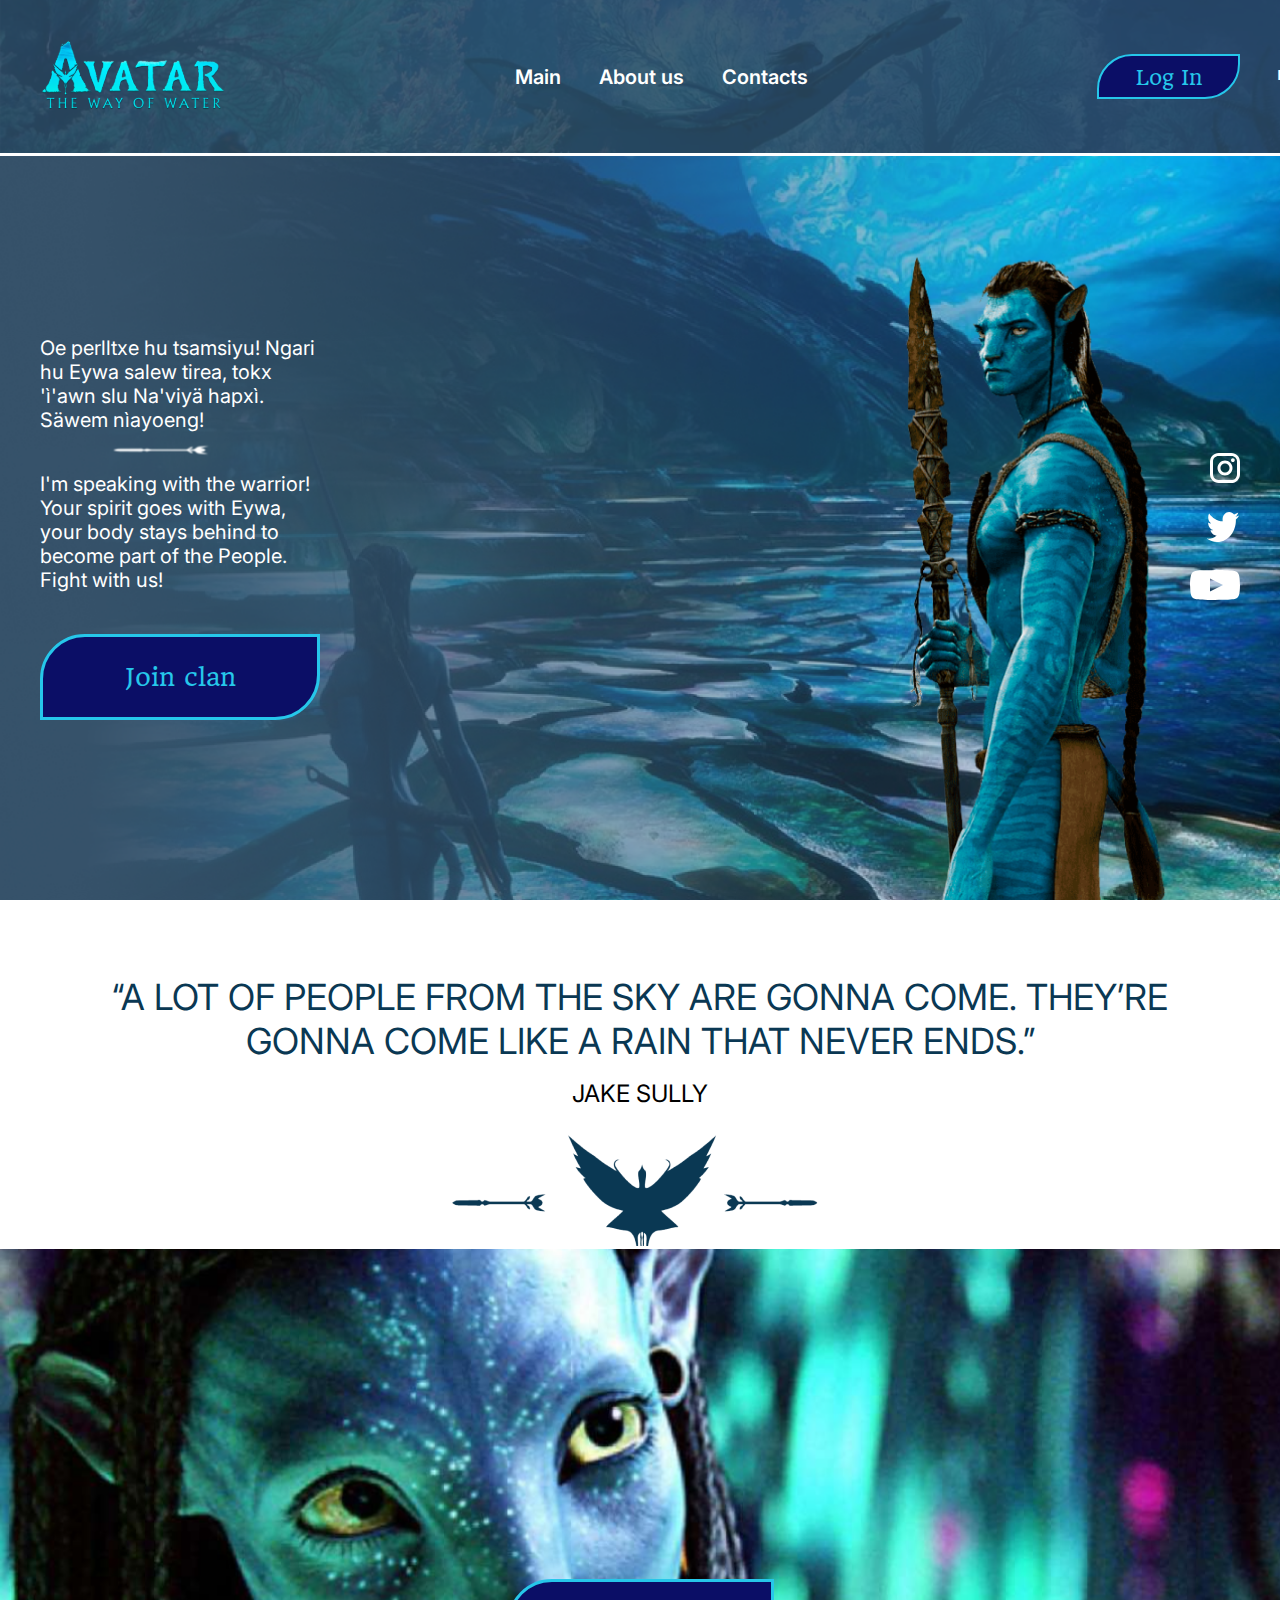
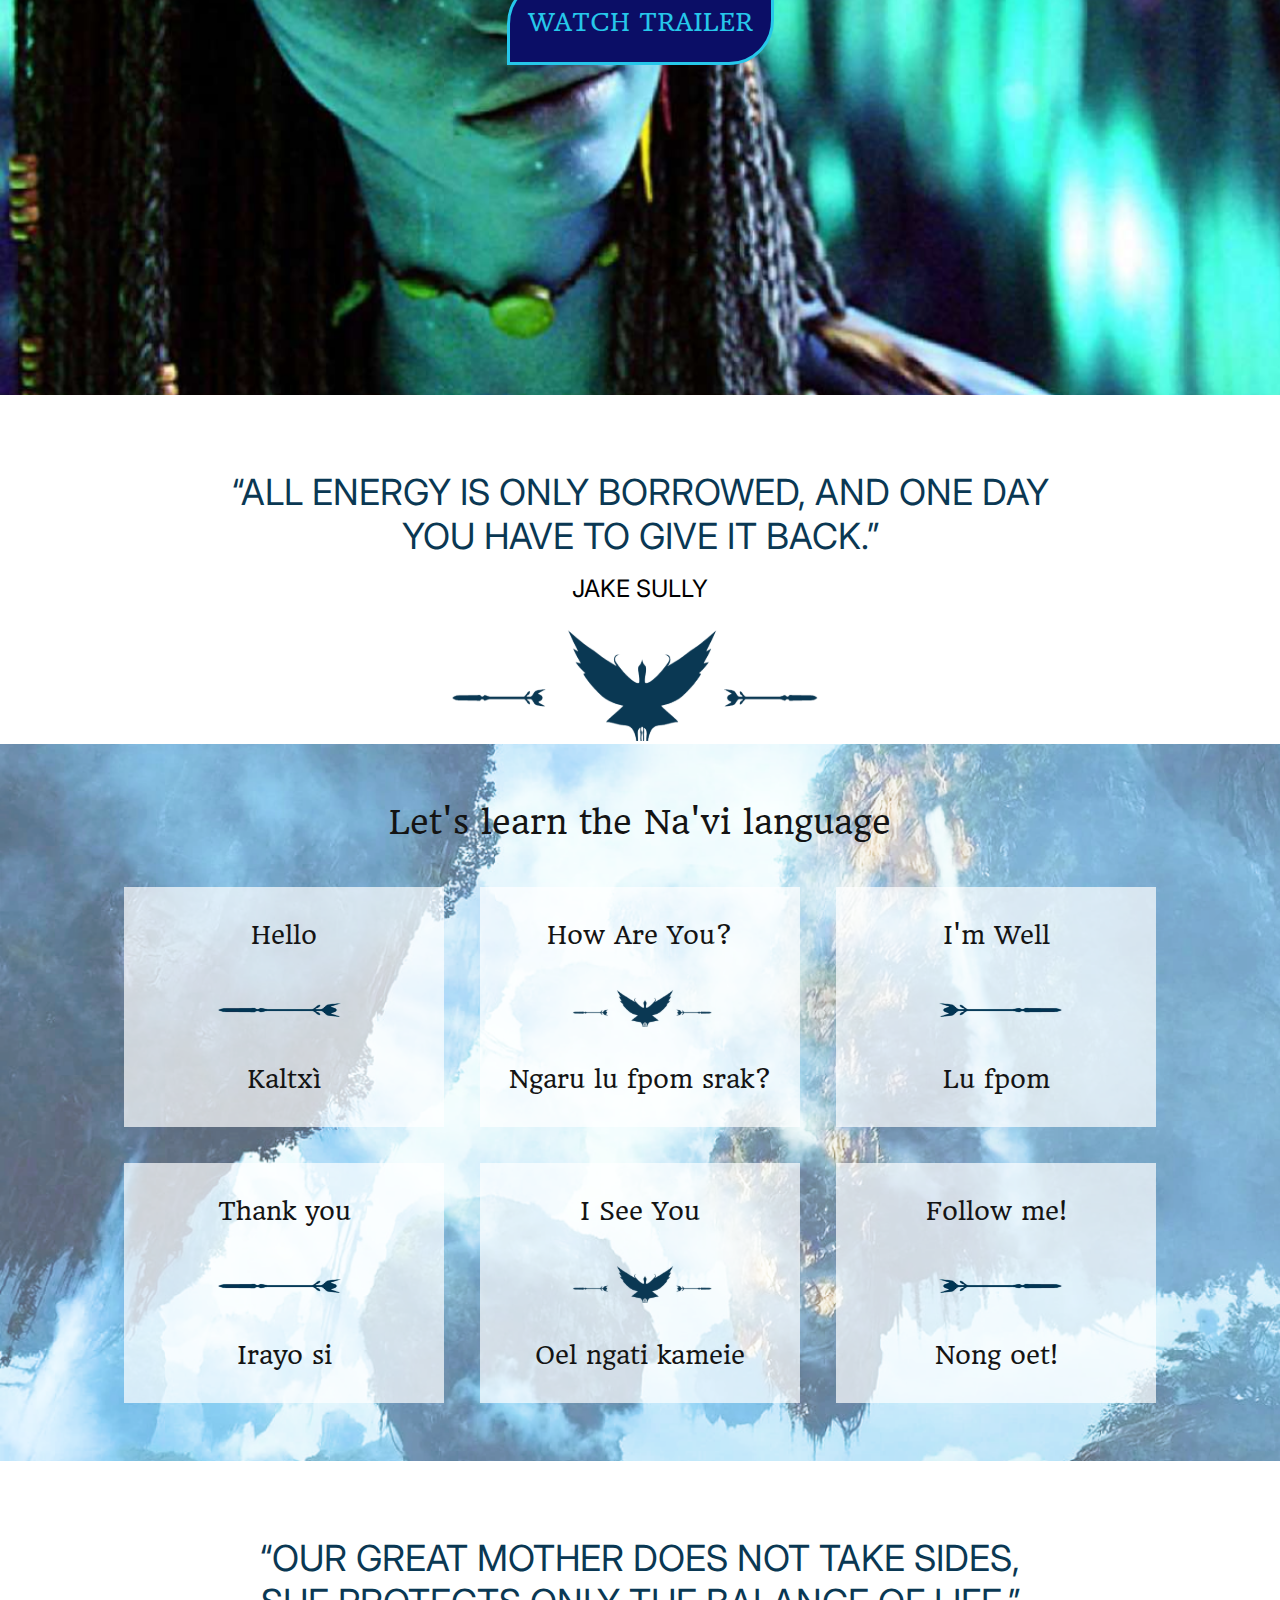
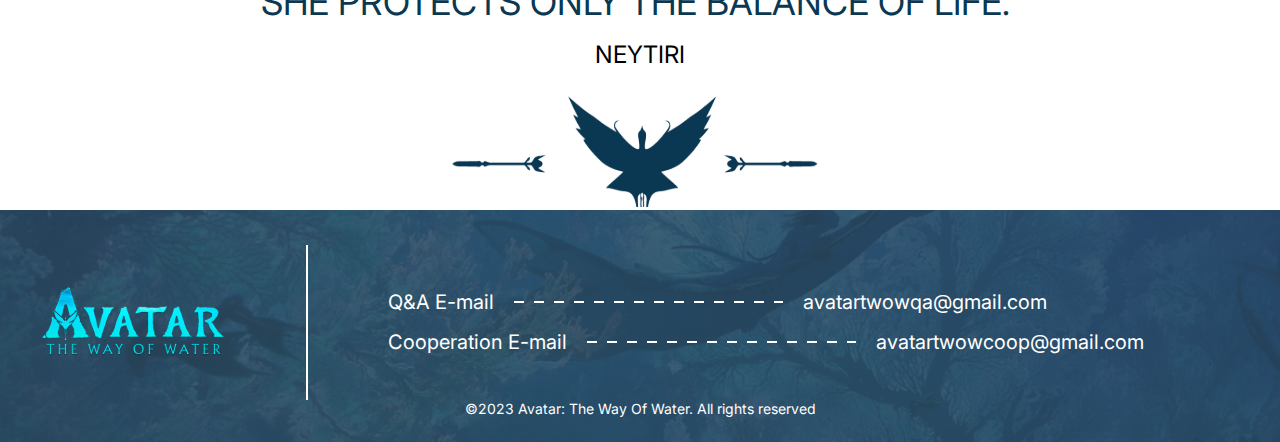
<file: index.html>
<!DOCTYPE html>
<html lang="en">
  <head>
    <meta charset="UTF-8" />
    <meta name="viewport" content="width=device-width, initial-scale=1.0" />

    <link rel="preconnect" href="https://fonts.googleapis.com" />
    <link rel="preconnect" href="https://fonts.gstatic.com" crossorigin />
    <link
      href="https://fonts.googleapis.com/css2?family=Hammersmith+One&family=Headland+One&family=Inter:wght@100..900&display=swap"
      rel="stylesheet"
    />

    <link rel="icon" href="/images/favicon.ico">
    <link rel="stylesheet" href="./reset.css" />
    <link rel="stylesheet" href="./avatar.css" />

    <title>Avatar</title>
  </head>
  <body>
    <header>
      <div class="nav-bg">
        <div class="nav-bg__bg"></div>
        <div class="container nav__content">
          <div class="logo">
            <a href="#">
              <img src="/images/logo.svg" alt="logo" />
            </a>
          </div>
          <nav class="nav">
            <ul class="navbar">
              <li>
                <a class="navbar__link navbar__link--active" href="#abc"
                  >Main</a
                >
              </li>
              <li>
                <a class="navbar__link" href="#">About us</a>
              </li>
              <li>
                <a class="navbar__link" href="#SDF">Contacts</a>
              </li>
            </ul>
          </nav>

          <div class="nav__wrapper">
            <a class="log-in-link" href="#">Log In</a>
            <!-- language-toggle -->
            <!-- <div class="language-toggle">
              <a class="language-toggle__link" href="/eng/index.html">ENG</a>
              <div class="switch__container_container">
              <div class="switch__container">
                <input id="switch-flat" class="switch switch--flat" type="checkbox">
                <label for="switch-flat"></label>
              </div>
            </div> -->
            <div class="ios-button-div">
              <p style="color: #fff">ENG</p>
              <input type="checkbox" hidden="hidden" id="username"  />
              <label class="switch" for="username"></label>
              <p style="color: #fff">UA</p>
            </div>
            <!-- <a class="language-toggle__link" href="/uk-language/uk.html"
                >UA</a
              > -->
          </div>
          <!-- language-toggle -->
        </div>
      </div>
      <section class="header--bg">
        <div class="container header__content">
          <div class="header__descr">
            <h3 class="header__titles">
              Oe perlltxe hu tsamsiyu! Ngari hu Eywa salew tirea, tokx 'ì'awn
              slu Na'viyä hapxì. Säwem nìayoeng!
            </h3>
            <img src="/images/arrow.svg" alt="arrow" class="img-header" />
            <h3 class="header__titles">
              I'm speaking with the warrior! Your spirit goes with Eywa, your
              body stays behind to become part of the People. Fight with us!
            </h3>
            <button class="btn header__btn">
              <span class="btn__txt"> Join clan </span>
            </button>
          </div>
          <div class="soc-media">
            <a class="soc-media__link" href="#">
              <img src="/images/instagram.svg" alt="instagram" />
            </a>
            <a class="soc-media__link" href="#">
              <img src="/images/twitter.svg" alt="twitter" />
            </a>
            <a class="soc-media__link" href="#">
              <img src="/images/youtube.svg" alt="youtube" />
            </a>
          </div>
        </div>
      </section>
    </header>
    <main>
      <section class="quote-section">
        <div class="container quote-section__content">
          <h2 class="quote-section__title quote-section__first-title">
            “A LOT OF PEOPLE FROM THE SKY ARE GONNA COME. THEY’RE GONNA COME
            LIKE A RAIN THAT NEVER ENDS.”
          </h2>
          <h5 class="quote-section__autor">JAKE SULLY</h5>
        </div>
        <div class="container quote-section__img">
          <img
            src="/images/Rectangle8.png"
            alt="logo"
            class="img-quote-div quote-section-img-quote-div"
          />
        </div>
      </section>
      <section class="trailer-section" id="abc">
        <h2 class="visually-hidden">sektion 323</h2>
        <div class="container">
          <div class="trailer-section__content">
            <button class="btn trailer-section__btn">
              <span class="btn__txt">WATCH TRAILER</span>
            </button>
          </div>
        </div>
      </section>
      <section class="quote-section">
        <div class="container">
          <div class="quote-section__content">
            <h2 class="quote-section__title quote-section__second-title">
              “ALL ENERGY IS ONLY BORROWED, AND ONE DAY YOU HAVE TO GIVE IT
              BACK.”
            </h2>
            <h5 class="quote-section__autor">JAKE SULLY</h5>
          </div>
          <div class="quote-section__img">
            <img src="/images/logo-2.svg" alt="logo" class="img-quote-div" />
          </div>
        </div>
      </section>
      <section class="language-section">
        <div class="container">
          <div class="language-section__content">
            <h2 class="language-section__title">
              Let's learn the Na'vi language
            </h2>
            <div class="language-section__cards">
              <div class="language-section__card">
                <h3 class="language-section__phrase">Hello</h3>
                <img src="/images/arrow-left.svg" alt="arrow" />
                <h3 class="language-section__phrase">Kaltxì</h3>
              </div>
              <div class="language-section__card">
                <h3 class="language-section__phrase">How Are You?</h3>
                <img src="/images/animal.svg" alt="mountain banshee" />
                <h3 class="language-section__phrase">Ngaru lu fpom srak?</h3>
              </div>
              <div class="language-section__card">
                <h3 class="language-section__phrase">I'm Well</h3>
                <img src="/images/arrow-right.svg" alt="arrow" />
                <h3 class="language-section__phrase">Lu fpom</h3>
              </div>
              <div class="language-section__card">
                <h3 class="language-section__phrase">Thank you</h3>
                <img src="/images/arrow-left.svg" alt="arrow" />
                <h3 class="language-section__phrase">Irayo si</h3>
              </div>
              <div class="language-section__card">
                <h3 class="language-section__phrase">I See You</h3>
                <img src="/images/animal.svg" alt="mountain banshee" />
                <h3 class="language-section__phrase">Oel ngati kameie</h3>
              </div>
              <div class="language-section__card">
                <h3 class="language-section__phrase">Follow me!</h3>
                <img src="/images/arrow-right.svg" alt="arrow" />
                <h3 class="language-section__phrase">Nong oet!</h3>
              </div>
            </div>
          </div>
        </div>
      </section>
      <section class="quote-section">
        <div class="container">
          <div class="quote-section__content">
            <h2 class="quote-section__title quote-section__third-title">
              “OUR GREAT MOTHER DOES NOT TAKE SIDES, SHE PROTECTS ONLY THE
              BALANCE OF LIFE.”
            </h2>
            <h5 class="quote-section__autor">NEYTIRI</h5>
          </div>
          <div class="quote-section__img">
            <img src="/images/logo-2.svg" alt="logo" class="img-quote-div" />
          </div>
        </div>
      </section>
    </main>
    <footer class="footer" id="SDF">
      <div class="footer-bg"></div>
      <div class="container">
        <div class="footer__content">
          <div class="logo footer__logo">
            <a href="#">
              <img src="/images/logo.svg" alt="logo" />
            </a>
          </div>
          <div class="address">
            <div class="address__content">
              <h4 class="address__txt">Q&A E-mail</h4>
              <svg
                xmlns="http://www.w3.org/2000/svg"
                width="269"
                height="2"
                viewBox="0 0 269 2"
                fill="none"
              >
                <path
                  d="M0 1L269 0.999976"
                  stroke="white"
                  stroke-width="2"
                  stroke-dasharray="10 10"
                />
              </svg>
              <a class="address__link" href="avatartwowqa@gmail.com"
                >avatartwowqa@gmail.com</a
              >
            </div>
            <div class="address__content">
              <h4 class="address__txt">Cooperation E-mail</h4>
              <svg
                xmlns="http://www.w3.org/2000/svg"
                width="269"
                height="2"
                viewBox="0 0 269 2"
                fill="none"
              >
                <path
                  d="M0 1L269 0.999976"
                  stroke="white"
                  stroke-width="2"
                  stroke-dasharray="10 10"
                />
              </svg>
              <a class="address__link" href="avatartwowcoop@gmail.com"
                >avatartwowcoop@gmail.com</a
              >
            </div>
          </div>
        </div>
        <h4 class="footer__authors-rights">
          ©2023 Avatar: The Way Of Water. All rights reserved
        </h4>
      </div>
    </footer>
    <script src="../js/touk.js"></script>
  </body>
</html>
</file>
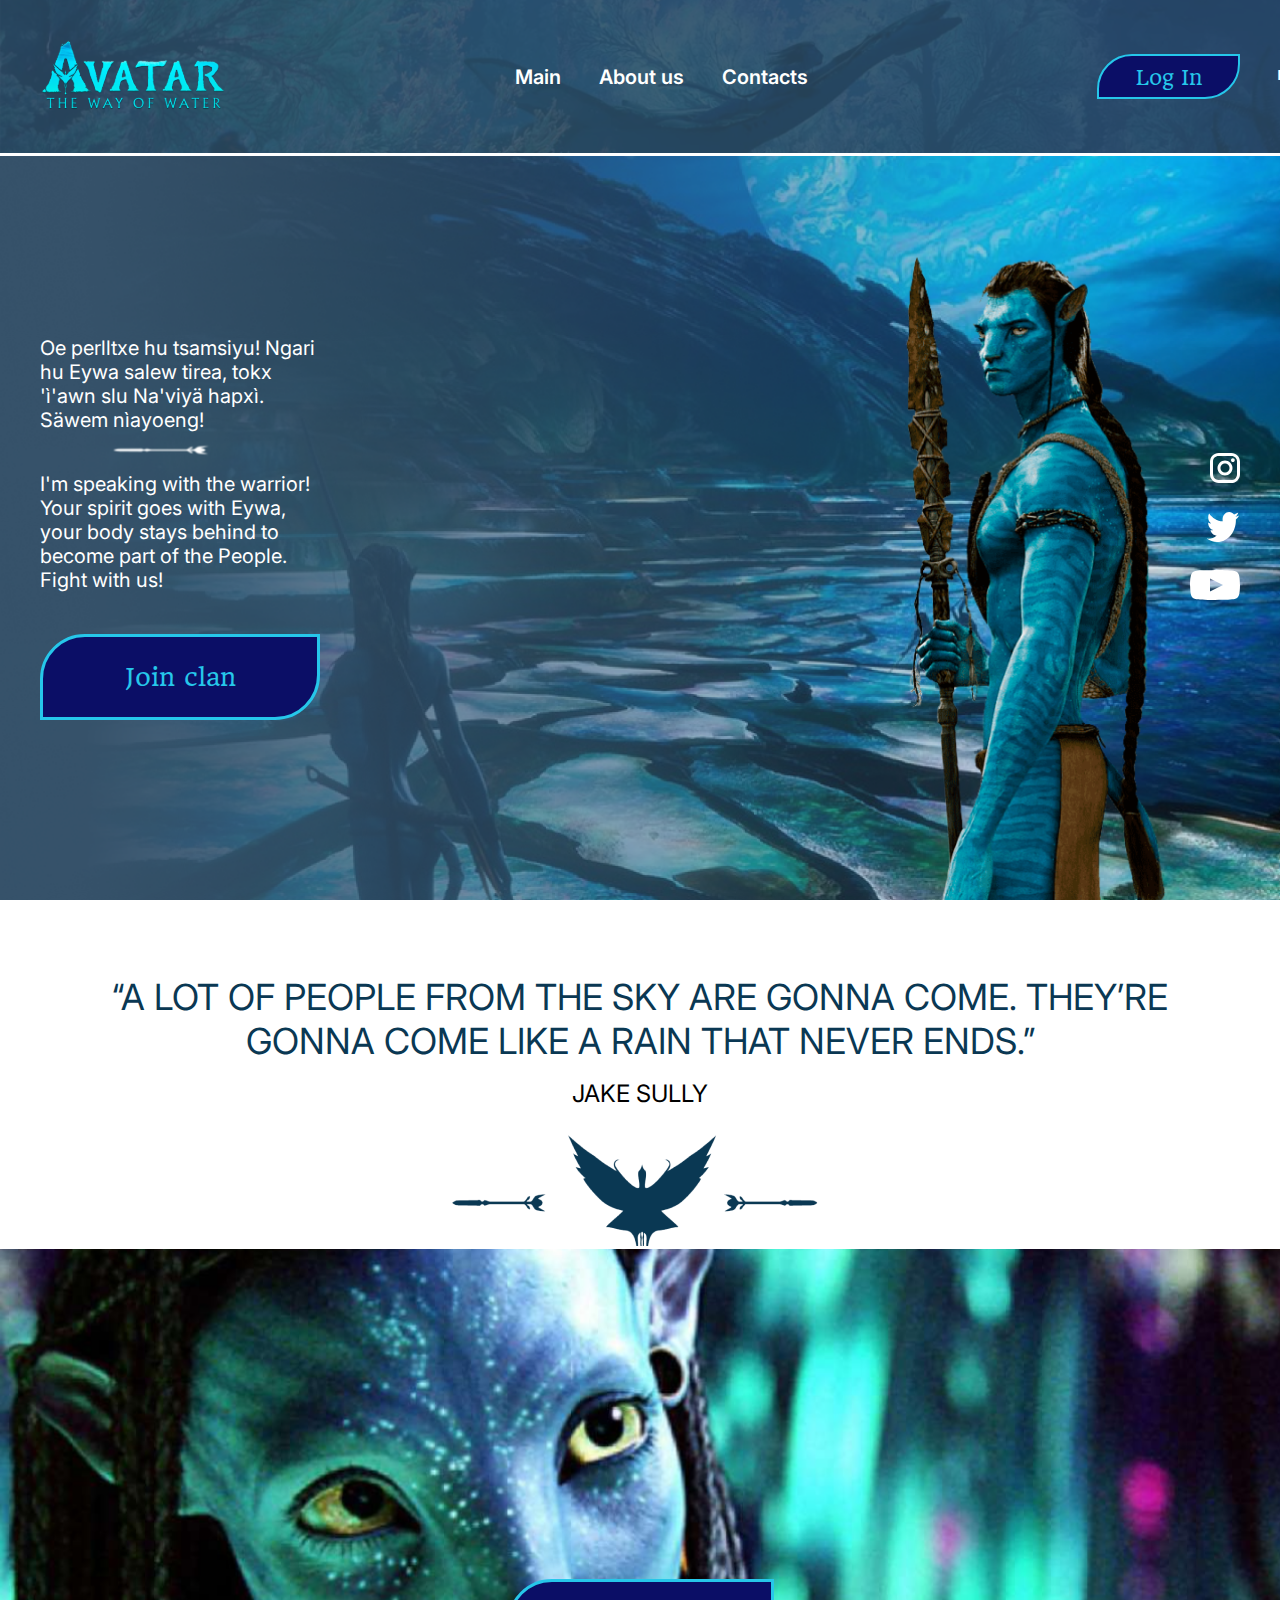
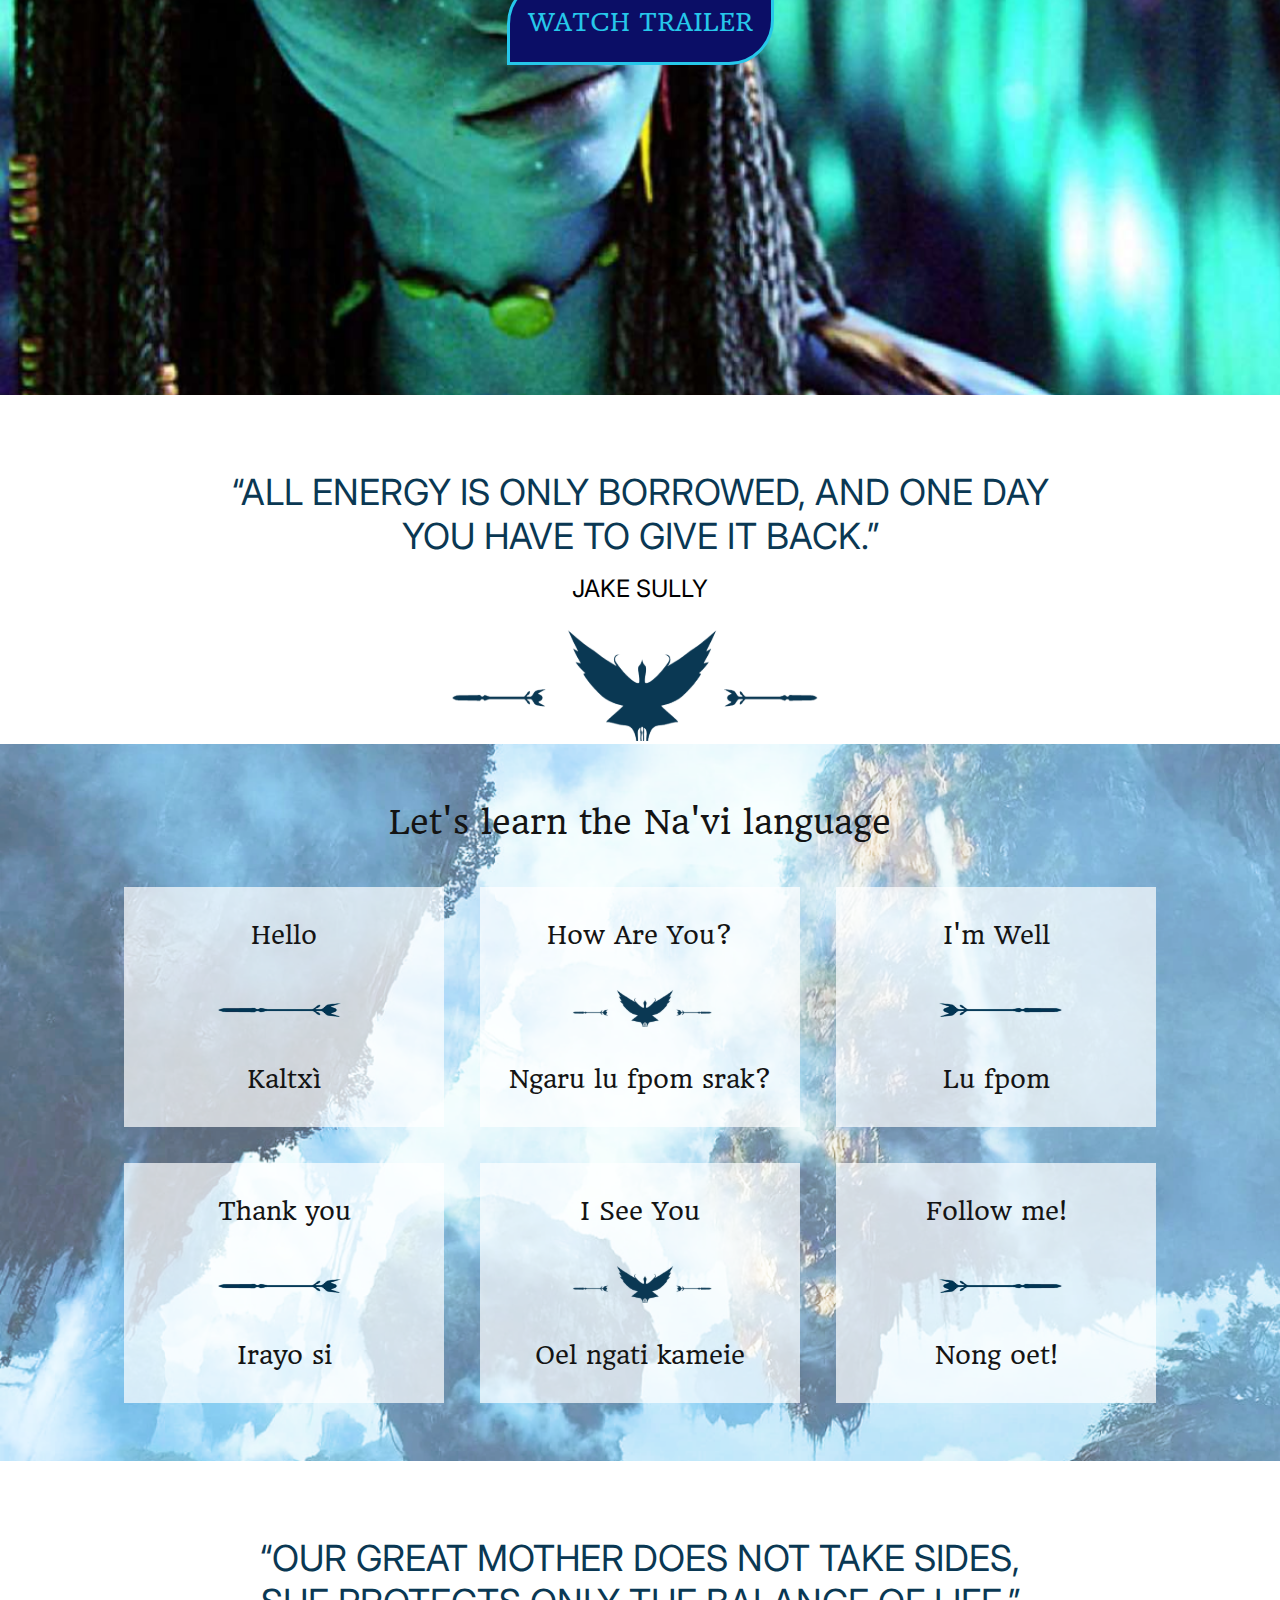
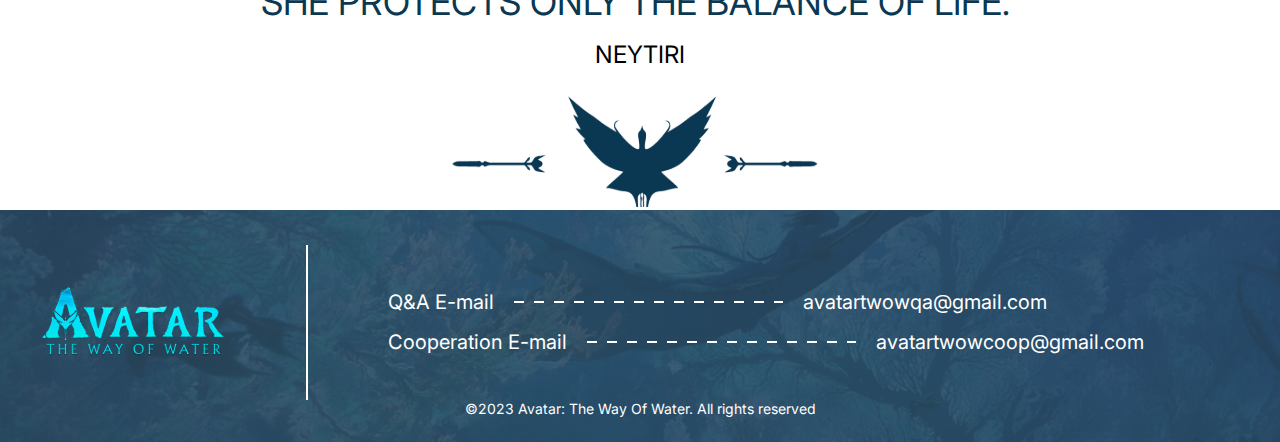
<file: eng/index.html>
<!DOCTYPE html>
<html lang="en">
  <head>
    <meta charset="UTF-8" />
    <meta name="viewport" content="width=device-width, initial-scale=1.0" />

    <link rel="preconnect" href="https://fonts.googleapis.com" />
    <link rel="preconnect" href="https://fonts.gstatic.com" crossorigin />
    <link
      href="https://fonts.googleapis.com/css2?family=Hammersmith+One&family=Headland+One&family=Inter:wght@100..900&display=swap"
      rel="stylesheet"
    />

    <!-- <link rel="icon" href=""> -->
    <link rel="stylesheet" href="./reset.css" />
    <link rel="stylesheet" href="./avatar.css" />

    <title>Avatar</title>
  </head>
  <body>
    <header>
      <div class="nav-bg">
        <div class="nav-bg__bg"></div>
        <div class="container nav__content">
          <div class="logo">
            <a href="#">
              <img src="/images/logo.svg" alt="logo" />
            </a>
          </div>
          <nav class="nav">
            <ul class="navbar">
              <li>
                <a class="navbar__link navbar__link--active" href="#abc"
                  >Main</a
                >
              </li>
              <li>
                <a class="navbar__link" href="#">About us</a>
              </li>
              <li>
                <a class="navbar__link" href="#SDF">Contacts</a>
              </li>
            </ul>
          </nav>

          <div class="nav__wrapper">
            <a class="log-in-link" href="#">Log In</a>
            <!-- language-toggle -->
            <!-- <div class="language-toggle">
              <a class="language-toggle__link" href="/eng/index.html">ENG</a>
              <div class="switch__container_container">
              <div class="switch__container">
                <input id="switch-flat" class="switch switch--flat" type="checkbox">
                <label for="switch-flat"></label>
              </div>
            </div> -->
            <div class="ios-button-div">
              <p style="color: #fff">ENG</p>
              <input type="checkbox" hidden="hidden" id="username"  />
              <label class="switch" for="username"></label>
              <p style="color: #fff">UA</p>
            </div>
            <!-- <a class="language-toggle__link" href="/uk-language/uk.html"
                >UA</a
              > -->
          </div>
          <!-- language-toggle -->
        </div>
      </div>
      <section class="header--bg">
        <div class="container header__content">
          <div class="header__descr">
            <h3 class="header__titles">
              Oe perlltxe hu tsamsiyu! Ngari hu Eywa salew tirea, tokx 'ì'awn
              slu Na'viyä hapxì. Säwem nìayoeng!
            </h3>
            <img src="/images/arrow.svg" alt="arrow" class="img-header" />
            <h3 class="header__titles">
              I'm speaking with the warrior! Your spirit goes with Eywa, your
              body stays behind to become part of the People. Fight with us!
            </h3>
            <button class="btn header__btn">
              <span class="btn__txt"> Join clan </span>
            </button>
          </div>
          <div class="soc-media">
            <a class="soc-media__link" href="#">
              <img src="/images/instagram.svg" alt="instagram" />
            </a>
            <a class="soc-media__link" href="#">
              <img src="/images/twitter.svg" alt="twitter" />
            </a>
            <a class="soc-media__link" href="#">
              <img src="/images/youtube.svg" alt="youtube" />
            </a>
          </div>
        </div>
      </section>
    </header>
    <main>
      <section class="quote-section">
        <div class="container quote-section__content">
          <h2 class="quote-section__title quote-section__first-title">
            “A LOT OF PEOPLE FROM THE SKY ARE GONNA COME. THEY’RE GONNA COME
            LIKE A RAIN THAT NEVER ENDS.”
          </h2>
          <h5 class="quote-section__autor">JAKE SULLY</h5>
        </div>
        <div class="container quote-section__img">
          <img
            src="/images/Rectangle8.png"
            alt="logo"
            class="img-quote-div quote-section-img-quote-div"
          />
        </div>
      </section>
      <section class="trailer-section" id="abc">
        <h2 class="visually-hidden">sektion 323</h2>
        <div class="container">
          <div class="trailer-section__content">
            <button class="btn trailer-section__btn">
              <span class="btn__txt">WATCH TRAILER</span>
            </button>
          </div>
        </div>
      </section>
      <section class="quote-section">
        <div class="container">
          <div class="quote-section__content">
            <h2 class="quote-section__title quote-section__second-title">
              “ALL ENERGY IS ONLY BORROWED, AND ONE DAY YOU HAVE TO GIVE IT
              BACK.”
            </h2>
            <h5 class="quote-section__autor">JAKE SULLY</h5>
          </div>
          <div class="quote-section__img">
            <img src="/images/logo-2.svg" alt="logo" class="img-quote-div" />
          </div>
        </div>
      </section>
      <section class="language-section">
        <div class="container">
          <div class="language-section__content">
            <h2 class="language-section__title">
              Let's learn the Na'vi language
            </h2>
            <div class="language-section__cards">
              <div class="language-section__card">
                <h3 class="language-section__phrase">Hello</h3>
                <img src="/images/arrow-left.svg" alt="arrow" />
                <h3 class="language-section__phrase">Kaltxì</h3>
              </div>
              <div class="language-section__card">
                <h3 class="language-section__phrase">How Are You?</h3>
                <img src="/images/animal.svg" alt="mountain banshee" />
                <h3 class="language-section__phrase">Ngaru lu fpom srak?</h3>
              </div>
              <div class="language-section__card">
                <h3 class="language-section__phrase">I'm Well</h3>
                <img src="/images/arrow-right.svg" alt="arrow" />
                <h3 class="language-section__phrase">Lu fpom</h3>
              </div>
              <div class="language-section__card">
                <h3 class="language-section__phrase">Thank you</h3>
                <img src="/images/arrow-left.svg" alt="arrow" />
                <h3 class="language-section__phrase">Irayo si</h3>
              </div>
              <div class="language-section__card">
                <h3 class="language-section__phrase">I See You</h3>
                <img src="/images/animal.svg" alt="mountain banshee" />
                <h3 class="language-section__phrase">Oel ngati kameie</h3>
              </div>
              <div class="language-section__card">
                <h3 class="language-section__phrase">Follow me!</h3>
                <img src="/images/arrow-right.svg" alt="arrow" />
                <h3 class="language-section__phrase">Nong oet!</h3>
              </div>
            </div>
          </div>
        </div>
      </section>
      <section class="quote-section">
        <div class="container">
          <div class="quote-section__content">
            <h2 class="quote-section__title quote-section__third-title">
              “OUR GREAT MOTHER DOES NOT TAKE SIDES, SHE PROTECTS ONLY THE
              BALANCE OF LIFE.”
            </h2>
            <h5 class="quote-section__autor">NEYTIRI</h5>
          </div>
          <div class="quote-section__img">
            <img src="/images/logo-2.svg" alt="logo" class="img-quote-div" />
          </div>
        </div>
      </section>
    </main>
    <footer class="footer" id="SDF">
      <div class="footer-bg"></div>
      <div class="container">
        <div class="footer__content">
          <div class="logo footer__logo">
            <a href="#">
              <img src="/images/logo.svg" alt="logo" />
            </a>
          </div>
          <div class="address">
            <div class="address__content">
              <h4 class="address__txt">Q&A E-mail</h4>
              <svg
                xmlns="http://www.w3.org/2000/svg"
                width="269"
                height="2"
                viewBox="0 0 269 2"
                fill="none"
              >
                <path
                  d="M0 1L269 0.999976"
                  stroke="white"
                  stroke-width="2"
                  stroke-dasharray="10 10"
                />
              </svg>
              <a class="address__link" href="avatartwowqa@gmail.com"
                >avatartwowqa@gmail.com</a
              >
            </div>
            <div class="address__content">
              <h4 class="address__txt">Cooperation E-mail</h4>
              <svg
                xmlns="http://www.w3.org/2000/svg"
                width="269"
                height="2"
                viewBox="0 0 269 2"
                fill="none"
              >
                <path
                  d="M0 1L269 0.999976"
                  stroke="white"
                  stroke-width="2"
                  stroke-dasharray="10 10"
                />
              </svg>
              <a class="address__link" href="avatartwowcoop@gmail.com"
                >avatartwowcoop@gmail.com</a
              >
            </div>
          </div>
        </div>
        <h4 class="footer__authors-rights">
          ©2023 Avatar: The Way Of Water. All rights reserved
        </h4>
      </div>
    </footer>
    <script src="../js/touk.js"></script>
  </body>
</html>
</file>
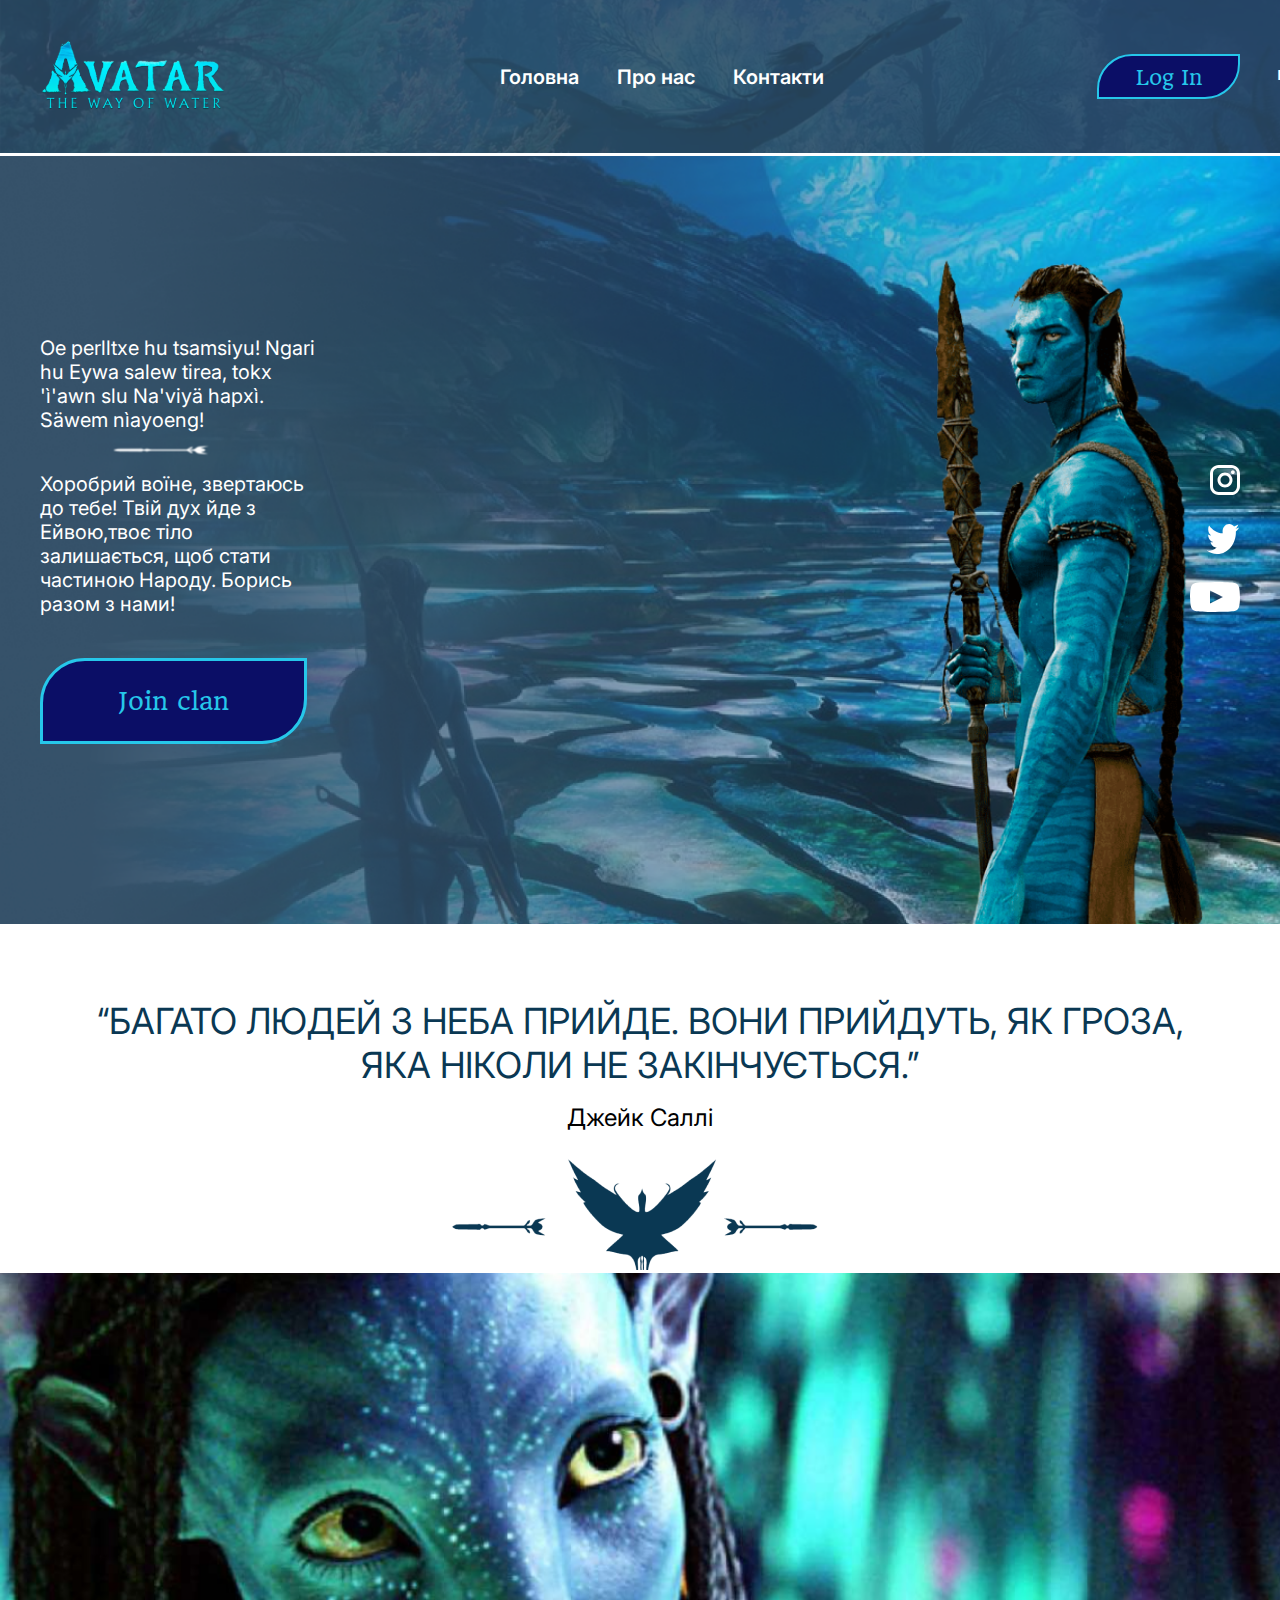
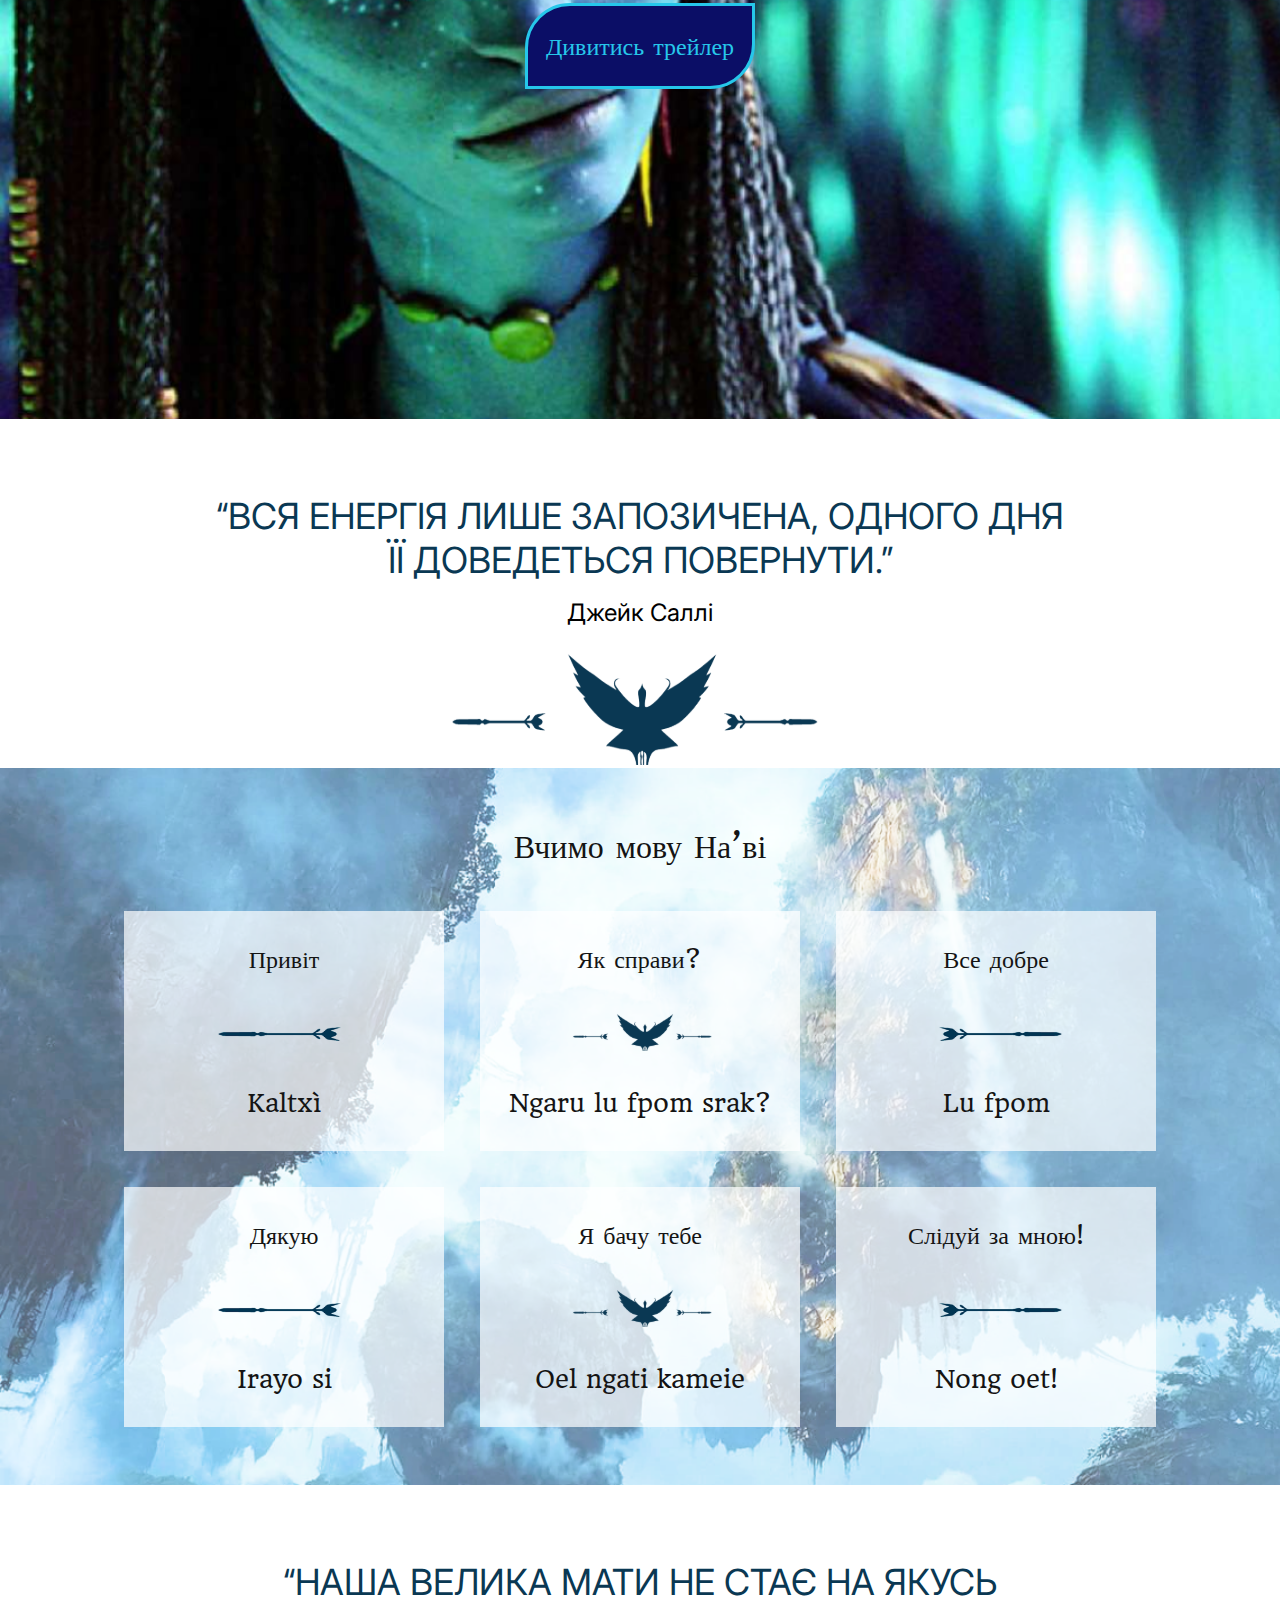
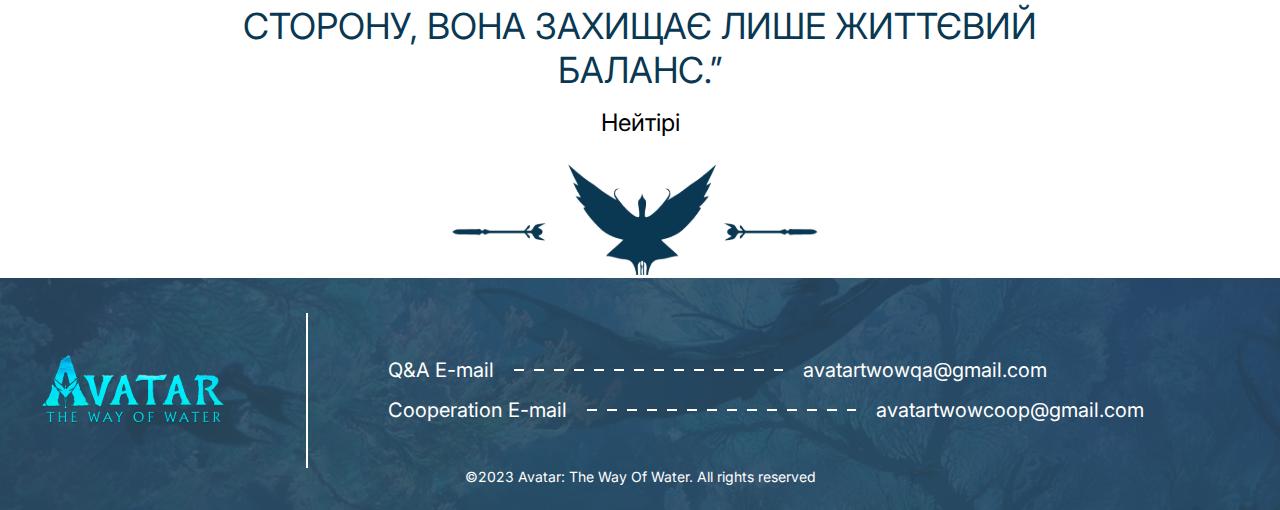
<file: uk-language/uk.html>
<!DOCTYPE html>
<html lang="en">
  <head>
    <meta charset="UTF-8" />
    <meta name="viewport" content="width=device-width, initial-scale=1.0" />

    <link rel="preconnect" href="https://fonts.googleapis.com" />
    <link rel="preconnect" href="https://fonts.gstatic.com" crossorigin />
    <link
      href="https://fonts.googleapis.com/css2?family=Hammersmith+One&family=Headland+One&family=Inter:wght@100..900&display=swap"
      rel="stylesheet"
    />

    <!-- <link rel="icon" href=""> -->
    <link rel="stylesheet" href="./reset2.css" />
    <link rel="stylesheet" href="./uk.css" />

    <title>Avatar</title>
  </head>
  <body>
    <header>
      <section class="nav-bg">
        <div class="nav-bg__bg"></div>
        <div class="container nav__content">
          <div class="logo">
            <a href="#">
              <img src="/images/logo.svg" alt="logo" />
            </a>
          </div>
          <nav class="nav">
            <ul class="navbar">
              <li>
                <a class="navbar__link navbar__link--active" href="#abc"
                  >Головна</a
                >
              </li>
              <li>
                <a class="navbar__link" href="#">Про нас</a>
              </li>
              <li>
                <a class="navbar__link" href="#SDF">Контакти</a>
              </li>
            </ul>
          </nav>

          <div class="nav__wrapper">
            <a class="log-in-link" href="#">Log In</a>
            <!-- language-toggle -->
            <!-- <div class="language-toggle">
              <a class="language-toggle__link" href="/eng/index.html">ENG</a>
              <div class="switch__container_container">
              <div class="switch__container">
                <input id="switch-flat" class="switch switch--flat" type="checkbox">
                <label for="switch-flat"></label>
              </div>
            </div> -->
            <div class="ios-button-div">
              <p style="color: #fff">ENG</p>
              <input type="checkbox" hidden="hidden" id="username" checked />
              <label class="switch" for="username"></label>
              <p style="color: #fff">UA</p>
            </div>
            <!-- <a class="language-toggle__link" href="/uk-language/uk.html"
                >UA</a
              > -->
          </div>
          <!-- language-toggle -->
        </div>
        </div>
      </section>
      <section class="header--bg">
        <div class="container header__content">
          <div class="header__descr">
            <h3 class="header__titles">
              Oe perlltxe hu tsamsiyu! Ngari hu Eywa salew tirea, tokx 'ì'awn
              slu Na'viyä hapxì. Säwem nìayoeng!
            </h3>
            <img src="/images/arrow.svg" alt="arrow" class="img-header" />
            <h3 class="header__titles">
              Хоробрий воїне, звертаюсь до тебе! Твій дух йде з Ейвою,твоє тіло
              залишається, щоб стати частиною Народу. Борись разом з нами!
            </h3>
            <button class="btn header__btn">
              <span class="btn__txt"> Join clan </span>
            </button>
          </div>
          <div class="soc-media">
            <a class="soc-media__link" href="#">
              <img src="/images/instagram.svg" alt="instagram" />
            </a>
            <a class="soc-media__link" href="#">
              <img src="/images/twitter.svg" alt="twitter" />
            </a>
            <a class="soc-media__link" href="#">
              <img src="/images/youtube.svg" alt="youtube" />
            </a>
          </div>
        </div>
      </section>
    </header>
    <main >
      <section class="quote-section">
        <div class="container quote-section__content">
          <h2 class="quote-section__title quote-section__first-title">
            “БАГАТО ЛЮДЕЙ З НЕБА ПРИЙДЕ. ВОНИ ПРИЙДУТЬ, ЯК ГРОЗА, ЯКА НІКОЛИ НЕ
            ЗАКІНЧУЄТЬСЯ.”
          </h2>
          <h5 class="quote-section__autor">Джейк Саллі</h5>
        </div>
        <div class="container quote-section__img">
          <img
            src="/images/Rectangle8.png"
            alt="logo"
            class="img-quote-div quote-section-img-quote-div"
          />
        </div>
      </section>
      <section class="trailer-section" id="abc">
        <div class="container">
          <div class="trailer-section__content">
            <button class="btn trailer-section__btn">
              <span class="btn__txt">Дивитись трейлер</span>
            </button>
          </div>
        </div>
      </section>
      <section class="quote-section">
        <div class="container">
          <div class="quote-section__content">
            <h2 class="quote-section__title quote-section__second-title">
              “ВСЯ ЕНЕРГІЯ ЛИШЕ ЗАПОЗИЧЕНА, ОДНОГО ДНЯ ЇЇ ДОВЕДЕТЬСЯ ПОВЕРНУТИ.”
            </h2>
            <h5 class="quote-section__autor">Джейк Саллі</h5>
          </div>
          <div class="quote-section__img">
            <img src="/images/logo-2.svg" alt="logo" class="img-quote-div" />
          </div>
        </div>
      </section>
      <section class="language-section">
        <div class="container">
          <div class="language-section__content">
            <h2 class="language-section__title">Вчимо мову На’ві</h2>
            <div class="language-section__cards">
              <div class="language-section__card">
                <h3 class="language-section__phrase">Привіт</h3>
                <img src="/images/arrow-left.svg" alt="arrow" />
                <h3 class="language-section__phrase">Kaltxì</h3>
              </div>
              <div class="language-section__card">
                <h3 class="language-section__phrase">Як справи?</h3>
                <img src="/images/animal.svg" alt="mountain banshee" />
                <h3 class="language-section__phrase">Ngaru lu fpom srak?</h3>
              </div>
              <div class="language-section__card">
                <h3 class="language-section__phrase">Все добре</h3>
                <img src="/images/arrow-right.svg" alt="arrow" />
                <h3 class="language-section__phrase">Lu fpom</h3>
              </div>
              <div class="language-section__card">
                <h3 class="language-section__phrase">Дякую</h3>
                <img src="/images/arrow-left.svg" alt="arrow" />
                <h3 class="language-section__phrase">Irayo si</h3>
              </div>
              <div class="language-section__card">
                <h3 class="language-section__phrase">Я бачу тебе</h3>
                <img src="/images/animal.svg" alt="mountain banshee" />
                <h3 class="language-section__phrase">Oel ngati kameie</h3>
              </div>
              <div class="language-section__card">
                <h3 class="language-section__phrase">Слідуй за мною!</h3>
                <img src="/images/arrow-right.svg" alt="arrow" />
                <h3 class="language-section__phrase">Nong oet!</h3>
              </div>
            </div>
          </div>
        </div>
      </section>
      <section class="quote-section">
        <div class="container">
          <div class="quote-section__content">
            <h2 class="quote-section__title quote-section__third-title">
              “НАША ВЕЛИКА МАТИ НЕ СТАЄ НА ЯКУСЬ СТОРОНУ, ВОНА ЗАХИЩАЄ ЛИШЕ
              ЖИТТЄВИЙ БАЛАНС.”
            </h2>
            <h5 class="quote-section__autor">Нейтірі</h5>
          </div>
          <div class="quote-section__img">
            <img src="/images/logo-2.svg" alt="logo" class="img-quote-div" />
          </div>
        </div>
      </section>
    </main>
    <footer class="footer" id="SDF">
      <div class="footer-bg"></div>
      <div class="container">
        <div class="footer__content">
          <div class="logo footer__logo">
            <a href="#">
              <img src="/images/logo.svg" alt="logo" />
            </a>
          </div>
          <address class="address">
            <div class="address__content">
              <h4 class="address__txt">Q&A E-mail</h4>
              <svg
                xmlns="http://www.w3.org/2000/svg"
                width="269"
                height="2"
                viewBox="0 0 269 2"
                fill="none"
              >
                <path
                  d="M0 1L269 0.999976"
                  stroke="white"
                  stroke-width="2"
                  stroke-dasharray="10 10"
                />
              </svg>
              <a class="address__link" href="avatartwowqa@gmail.com"
                >avatartwowqa@gmail.com</a
              >
            </div>
            <div class="address__content">
              <h4 class="address__txt">Cooperation E-mail</h4>
              <svg
                xmlns="http://www.w3.org/2000/svg"
                width="269"
                height="2"
                viewBox="0 0 269 2"
                fill="none"
              >
                <path
                  d="M0 1L269 0.999976"
                  stroke="white"
                  stroke-width="2"
                  stroke-dasharray="10 10"
                />
              </svg>
              <a class="address__link" href="avatartwowcoop@gmail.com"
                >avatartwowcoop@gmail.com</a
              >
            </div>
          </address>
        </div>
        <h4 class="footer__authors-rights">
          ©2023 Avatar: The Way Of Water. All rights reserved
        </h4>
      </div>
    </footer>
    <script src="../js/toEnd.js"></script>
  </body>
</html>
</file>
<file: avatar.css>
/* technical */
.container {
  width: 1200px;
  margin: 0 auto;
}
:root {
  --main-font: "Inter", sans-serif;
  --accent-font: "Headland One", serif;
}

html {
  scroll-behavior: smooth;
  /* scroll-behavior: smooth; */
}
/* technical */

/* header */
/* nav */

.nav-bg {
  border-bottom: 3px solid rgb(255, 255, 255);

  position: relative;
}
.nav-bg__bg {
  background: rgba(43, 74, 97, 0.87);

  position: absolute;
  z-index: -1;
  width: 100%;
  height: 100%;
  top: 0;
  left: 0;
}
.nav-bg::before {
  content: "";

  background: url(../images/nav-bg.png);
  background-size: cover;
  background-repeat: no-repeat;

  position: absolute;
  z-index: -2;
  width: 100%;
  height: 100%;
  top: 0;
  left: 0;
}
.nav__content {
  display: flex;
  align-items: center;
  justify-content: space-between;

  padding: 39px 0;
}
/* .logo {
} */
.navbar {
  display: flex;
  gap: 38px;
}
.navbar__link {
  color: rgb(255, 255, 255);
  font-family: var(--main-font);
  font-size: 20px;
  font-weight: 600;
  line-height: 24px;
  letter-spacing: 0%;
  text-align: center;
}

.navbar__link--active {
  font-family: var(--main-font);
  font-size: 20px;
  font-weight: 600;
  line-height: 24px;
  letter-spacing: 0%;
  text-align: center;
}
.log-in-link {
  color: rgb(38, 198, 234);
  font-family: var(--accent-font);
  font-size: 20px;
  font-weight: 400;
  line-height: 25px;
  letter-spacing: 0%;
  text-align: justify;

  padding: 9px 36px 7.69px 37px;

  box-sizing: border-box;
  border: 2px solid rgb(38, 199, 234);
  border-radius: 35px 0px 35px 0px;

  background: rgb(11, 14, 102);
}
.nav__wrapper {
  display: flex;
  align-items: center;

  gap: 49px;
}
/* nav */
/* language-toggle */

.language-toggle__link {
  color: rgb(255, 255, 255);
  font-family: Hammersmith One;
  font-size: 16px;
  font-weight: 400;
  line-height: 20px;
  letter-spacing: 0%;
  text-align: center;
}

.language-toggle {
  display: flex;
  gap: 10px;
}

/* .switch {
  position: relative;
  display: inline-block;
  width: 36px;
  height: 20px;
}

.switch input {
  opacity: 0;
  width: 0;
  height: 0;
}

.slider {
  position: absolute;
  cursor: pointer;
  top: 0;
  left: 0;
  right: 0;
  bottom: 0;
  background-color: transparent;
  -webkit-transition: 0.4s;
  transition: 0.4s;
}

.slider:before {
  position: absolute;
  content: "";
  width: 12px;
  height: 12px;
  left: 4px;
  bottom: 3px;
  background-color: white;
  -webkit-transition: 0.4s;
  transition: 0.4s;
}

input:checked + .slider:before {
  -webkit-transform: translateX(12px);
  -ms-transform: translateX(12px);
  transform: translateX(12px);
} */

/* Rounded sliders */
/* .slider.round {
  border-radius: 34px;
  border: 1px solid rgb(255, 255, 255);
}

.slider.round:before {
  border-radius: 50%;
} */

/* language-toggle */

/* .switch--flat + label {
  padding: 2px;
  width: 120px;
  height: 60px;
  background-color: #dddddd;
  border-radius: 60px;
  transition: background 0.4s;
}
.switch--flat + label:before,
.switch--flat + label:after {
  display: block;
  position: absolute;
  content: "";
}
.switch--flat + label:before {
  width: 36px;
  height: 20px;
  top: 2px;
  left: 2px;
  bottom: 2px;
  right: 2px;
  background-color: #fff;
  border-radius: 60px;
  transition: background 0.4s;
}
.switch--flat + label:after {
  height: 16px;
  top: 4px;
  left: 4px;
  bottom: 4px;
  width: 16px;
  background-color: #dddddd;
  border-radius: 52px;
  transition: margin 0.4s, background 0.4s;
}
.switch--flat:checked + label {
  background-color: #8ce196;
}
.switch--flat:checked + label:after {
  margin-left: 60px;
  background-color: #8ce196;
} */

.switch {
  display: inline-block;
  position: relative;
  width: 38px;
  height: 20px;
  border-radius: 20px;
  border: 1px solid #fff;
  transition: background 0.28s cubic-bezier(0.4, 0, 0.2, 1);
  vertical-align: middle;
  cursor: pointer;
  margin-left: 10px;
  margin-right: 10px;
}
.switch::before {
  content: "";
  position: absolute;
  top: 1.6px;
  left: 2px;
  width: 15px;
  height: 15px;
  background: #fafafa;
  border-radius: 50%;
  transition: left 0.28s cubic-bezier(0.4, 0, 0.2, 1),
    background 0.28s cubic-bezier(0.4, 0, 0.2, 1),
    box-shadow 0.28s cubic-bezier(0.4, 0, 0.2, 1);
}
input:checked + .switch::before {
  left: 20px;
  background: #fff;
}

.ios-button-div {
  display: flex;
  position: absolute;
  /* трохи дивно */
  transform: translateX(180px);
}
.ios-button-div > p {
  color: var(--color-text1);
  text-align: center;
  font-family: "Hammersmith One", sans-serif;
  font-size: 16px;
  font-style: normal;
  font-weight: 400;
  line-height: normal;
}

.switch__container_container {
  width: 100px;
}

.header--bg {
  background-image: url(../images/header-bg.png);
  background-size: cover;
  background-repeat: no-repeat;

  padding: 180px 0;
}

.header__content {
  display: flex;
  justify-content: space-between;
}
.header__descr {
  display: flex;
  flex-direction: column;
}
.header__titles {
  color: rgb(255, 255, 255);
  font-family: var(--main-font);
  font-size: 20px;
  font-weight: 400;
  line-height: 24px;
  letter-spacing: 0%;
  text-align: left;

  width: 280px;
}
.btn {
  box-sizing: border-box;
  border: 3px solid rgb(38, 199, 234);
  border-radius: 45px 0px 45px 0px;

  background: rgb(11, 14, 102);

  cursor: pointer;
}
.header__btn {
  padding: 25px 75px;
  margin-top: 42px;
}
.btn__txt {
  color: rgb(38, 199, 234);
  font-family: var(--accent-font);
  font-size: 24px;
  font-weight: 400;
  line-height: 30px;
  letter-spacing: 0%;
  text-align: center;
}
.soc-media {
  display: flex;
  flex-direction: column;
  justify-content: center;
  align-items: end;

  gap: 25.5px;
}
/* header */
/* main */
/* quote-section */
.quote-section__content {
  display: flex;
  flex-direction: column;
  align-items: center;

  padding: 75px 0 10px 0;
}
.quote-section__title {
  color: rgb(10, 56, 83);
  font-family: var(--main-font);
  font-size: 36px;
  font-weight: 400;
  line-height: 44px;
  letter-spacing: 0%;
  text-align: center;
}
.quote-section__first-title {
  width: 1100px;
}
.quote-section__second-title {
  width: 857px;
}
.quote-section__third-title {
  width: 802px;
}
.quote-section__autor {
  color: rgb(0, 0, 0);
  font-family: var(--main-font);
  font-size: 24px;
  font-weight: 400;
  line-height: 29px;
  letter-spacing: 0%;
  text-align: center;

  margin: 16px 0 8px 0;
}
/* quote-section */
/* trailer-section */
.trailer-section {
  background-image: url(../images/main-bg.png);
  background-size: cover;
  background-repeat: no-repeat;

  padding: 330px 0;
}
.trailer-section__content {
  display: flex;
  justify-content: center;
  align-items: center;
}
.trailer-section__btn {
  padding: 25px 18px;
}
/* trailer-section */
/* lanuage-section */
.language-section {
  background: url(../images/main-bg2.png);
  background-size: cover;
  background-repeat: no-repeat;

  padding: 58px 0;
}
.language-section__content {
  display: flex;
  flex-direction: column;
  align-items: center;

  gap: 45px;
}
.language-section__title {
  color: #141414;
  text-align: justify;
  font-family: var(--accent-font);
  font-size: 32px;
  font-style: normal;
  font-weight: 400;
  line-height: normal;
}
.language-section__cards {
  display: flex;
  flex-wrap: wrap;
  justify-content: center;

  gap: 36px;
}
.language-section__card {
  background: rgba(255, 255, 255, 0.7);

  display: flex;
  flex-direction: column;
  align-items: center;
  text-align: center;

  gap: 40px;
  padding: 36px 0;
  width: 320px;
}
.language-section__phrase {
  color: #141414;
  text-align: center;
  font-family: var(--accent-font);
  font-size: 24px;
  font-style: normal;
  font-weight: 400;
  line-height: 24px; /* 100% */
}
/* language-section */
/* main */
/* footer */
.footer {
  background: rgba(43, 74, 97, 0.87);

  padding: 35px 0 25px 0;

  position: relative;
}
.footer-bg {
  background: rgba(43, 74, 97, 0.87);

  position: absolute;
  z-index: -1;
  width: 100%;
  height: 100%;
  top: 0;
  left: 0;
}
.footer-bg::before {
  content: "";

  background: url(../images/footer-bg.png);
  background-size: cover;
  background-repeat: no-repeat;

  position: absolute;
  z-index: -2;
  width: 100%;
  height: 100%;
  top: 0;
  left: 0;
}
.footer__content {
  display: flex;
}
.footer__logo {
  padding: 40px 80px 40px 0;
  border-right: 1px solid #ffffff;
}
.address {
  padding: 45px 0 45px 80px;
  border-left: 1px solid #ffffff;

  display: flex;
  flex-direction: column;

  gap: 16px;
}
.address__content {
  display: flex;
  text-align: center;
  align-items: center;

  gap: 20px;
}
.address__txt {
  color: #fff;
  text-align: justify;
  font-family: var(--main-font);
  font-size: 20px;
  font-style: normal;
  font-weight: 400;
  line-height: normal;
}
.address__link {
  color: #fff;
  text-align: justify;
  font-family: var(--main-font);
  font-size: 20px;
  font-style: normal;
  font-weight: 400;
  line-height: normal;
}
.footer__authors-rights {
  color: #fff;
  text-align: center;
  font-family: var(--main-font);
  font-size: 14px;
  font-style: normal;
  font-weight: 400;
  line-height: normal;
}
/* footer */

.container quote-section__img {
  justify-content: center;
  display: flex;
  flex-direction: column;
  align-items: center;
  padding: 75px 0 10px 0;
}

.img-quote-div {
  margin-left: 389px;
  color: rgb(10, 56, 83);
  font-family: var(--main-font);
  font-size: 36px;
  font-weight: 400;
  line-height: 44px;
  letter-spacing: 0%;
  text-align: center;
}

.quote-section__content {
  display: flex;
  flex-direction: column;
  align-items: center;

  padding: 75px 0 10px 0;
}
.quote-section__title {
  color: rgb(10, 56, 83);
  font-family: var(--main-font);
  font-size: 36px;
  font-weight: 400;
  line-height: 44px;
  letter-spacing: 0%;
  text-align: center;
}
.navbar__link:hover {
  text-decoration: underline;
  text-decoration-color: rgb(148, 207, 255);
  color: rgb(148, 207, 255);
}
.img-header {
  margin-left: 53px;
  width: 152px;
  height: 40px;
}
/* .soc-media__link:hover {
  fill: red;
} */
.language_ENG {
  color: white;
}

.language_UA {
  color: white;
}
.visually-hidden {
  position: absolute;
  width: 1px;
  height: 1px;
  margin: -1px;
  border: 0;
  padding: 0;

  white-space: nowrap;
  clip-path: inset(100%);
  clip: rect(0 0 0 0);
  overflow: hidden;
}

::-webkit-scrollbar {
  width: 10px;
}
::-webkit-scrollbar-track {
  background: #d4d4d4;
  box-shadow: 0 0 2px rgba(0, 0, 0, 0.2);
}
::-webkit-scrollbar-thumb {
  background: #939393;
  border-radius: 8px;
  border: 3px solid #d4d4d4;
}
::-webkit-scrollbar-thumb:hover {
  background: #7c7c7c;
}
</file>
<file: eng/avatar.css>
/* technical */
.container {
  width: 1200px;
  margin: 0 auto;
}
:root {
  --main-font: "Inter", sans-serif;
  --accent-font: "Headland One", serif;
}

html {
  scroll-behavior: smooth;
  /* scroll-behavior: smooth; */
}
/* technical */

/* header */
/* nav */

.nav-bg {
  border-bottom: 3px solid rgb(255, 255, 255);

  position: relative;
}
.nav-bg__bg {
  background: rgba(43, 74, 97, 0.87);

  position: absolute;
  z-index: -1;
  width: 100%;
  height: 100%;
  top: 0;
  left: 0;
}
.nav-bg::before {
  content: "";

  background: url(../images/nav-bg.png);
  background-size: cover;
  background-repeat: no-repeat;

  position: absolute;
  z-index: -2;
  width: 100%;
  height: 100%;
  top: 0;
  left: 0;
}
.nav__content {
  display: flex;
  align-items: center;
  justify-content: space-between;

  padding: 39px 0;
}
/* .logo {
} */
.navbar {
  display: flex;
  gap: 38px;
}
.navbar__link {
  color: rgb(255, 255, 255);
  font-family: var(--main-font);
  font-size: 20px;
  font-weight: 600;
  line-height: 24px;
  letter-spacing: 0%;
  text-align: center;
}

.navbar__link--active {
  font-family: var(--main-font);
  font-size: 20px;
  font-weight: 600;
  line-height: 24px;
  letter-spacing: 0%;
  text-align: center;
}
.log-in-link {
  color: rgb(38, 198, 234);
  font-family: var(--accent-font);
  font-size: 20px;
  font-weight: 400;
  line-height: 25px;
  letter-spacing: 0%;
  text-align: justify;

  padding: 9px 36px 7.69px 37px;

  box-sizing: border-box;
  border: 2px solid rgb(38, 199, 234);
  border-radius: 35px 0px 35px 0px;

  background: rgb(11, 14, 102);
}
.nav__wrapper {
  display: flex;
  align-items: center;

  gap: 49px;
}
/* nav */
/* language-toggle */

.language-toggle__link {
  color: rgb(255, 255, 255);
  font-family: Hammersmith One;
  font-size: 16px;
  font-weight: 400;
  line-height: 20px;
  letter-spacing: 0%;
  text-align: center;
}

.language-toggle {
  display: flex;
  gap: 10px;
}

/* .switch {
  position: relative;
  display: inline-block;
  width: 36px;
  height: 20px;
}

.switch input {
  opacity: 0;
  width: 0;
  height: 0;
}

.slider {
  position: absolute;
  cursor: pointer;
  top: 0;
  left: 0;
  right: 0;
  bottom: 0;
  background-color: transparent;
  -webkit-transition: 0.4s;
  transition: 0.4s;
}

.slider:before {
  position: absolute;
  content: "";
  width: 12px;
  height: 12px;
  left: 4px;
  bottom: 3px;
  background-color: white;
  -webkit-transition: 0.4s;
  transition: 0.4s;
}

input:checked + .slider:before {
  -webkit-transform: translateX(12px);
  -ms-transform: translateX(12px);
  transform: translateX(12px);
} */

/* Rounded sliders */
/* .slider.round {
  border-radius: 34px;
  border: 1px solid rgb(255, 255, 255);
}

.slider.round:before {
  border-radius: 50%;
} */


/* language-toggle */


























/* .switch--flat + label {
  padding: 2px;
  width: 120px;
  height: 60px;
  background-color: #dddddd;
  border-radius: 60px;
  transition: background 0.4s;
}
.switch--flat + label:before,
.switch--flat + label:after {
  display: block;
  position: absolute;
  content: "";
}
.switch--flat + label:before {
  width: 36px;
  height: 20px;
  top: 2px;
  left: 2px;
  bottom: 2px;
  right: 2px;
  background-color: #fff;
  border-radius: 60px;
  transition: background 0.4s;
}
.switch--flat + label:after {
  height: 16px;
  top: 4px;
  left: 4px;
  bottom: 4px;
  width: 16px;
  background-color: #dddddd;
  border-radius: 52px;
  transition: margin 0.4s, background 0.4s;
}
.switch--flat:checked + label {
  background-color: #8ce196;
}
.switch--flat:checked + label:after {
  margin-left: 60px;
  background-color: #8ce196;
} */































.switch {
  display: inline-block;
  position: relative;
  width: 38px;
  height: 20px;
  border-radius: 20px;
  border: 1px solid #fff;
  transition: background 0.28s cubic-bezier(0.4, 0, 0.2, 1);
  vertical-align: middle;
  cursor: pointer;
  margin-left: 10px;
  margin-right: 10px;
}
.switch::before {
  content: "";
  position: absolute;
  top: 1.6px;
  left: 2px;
  width: 15px;
  height: 15px;
  background: #fafafa;
  border-radius: 50%;
  transition: left 0.28s cubic-bezier(0.4, 0, 0.2, 1),
    background 0.28s cubic-bezier(0.4, 0, 0.2, 1),
    box-shadow 0.28s cubic-bezier(0.4, 0, 0.2, 1);
}
input:checked + .switch::before {
  left: 20px;
  background: #fff;
}

.ios-button-div {
  display: flex;
  position: absolute;
  /* трохи дивно */
  transform: translateX(180px);
}
.ios-button-div > p {
  color: var(--color-text1);
  text-align: center;
  font-family: "Hammersmith One", sans-serif;
  font-size: 16px;
  font-style: normal;
  font-weight: 400;
  line-height: normal;
}

.switch__container_container {
  width: 100px;
}

.header--bg {
  background-image: url(../images/header-bg.png);
  background-size: cover;
  background-repeat: no-repeat;

  padding: 180px 0;
}

.header__content {
  display: flex;
  justify-content: space-between;
}
.header__descr {
  display: flex;
  flex-direction: column;
}
.header__titles {
  color: rgb(255, 255, 255);
  font-family: var(--main-font);
  font-size: 20px;
  font-weight: 400;
  line-height: 24px;
  letter-spacing: 0%;
  text-align: left;

  width: 280px;
}
.btn {
  box-sizing: border-box;
  border: 3px solid rgb(38, 199, 234);
  border-radius: 45px 0px 45px 0px;

  background: rgb(11, 14, 102);

  cursor: pointer;
}
.header__btn {
  padding: 25px 75px;
  margin-top: 42px;
}
.btn__txt {
  color: rgb(38, 199, 234);
  font-family: var(--accent-font);
  font-size: 24px;
  font-weight: 400;
  line-height: 30px;
  letter-spacing: 0%;
  text-align: center;
}
.soc-media {
  display: flex;
  flex-direction: column;
  justify-content: center;
  align-items: end;

  gap: 25.5px;
}
/* header */
/* main */
/* quote-section */
.quote-section__content {
  display: flex;
  flex-direction: column;
  align-items: center;

  padding: 75px 0 10px 0;
}
.quote-section__title {
  color: rgb(10, 56, 83);
  font-family: var(--main-font);
  font-size: 36px;
  font-weight: 400;
  line-height: 44px;
  letter-spacing: 0%;
  text-align: center;
}
.quote-section__first-title {
  width: 1100px;
}
.quote-section__second-title {
  width: 857px;
}
.quote-section__third-title {
  width: 802px;
}
.quote-section__autor {
  color: rgb(0, 0, 0);
  font-family: var(--main-font);
  font-size: 24px;
  font-weight: 400;
  line-height: 29px;
  letter-spacing: 0%;
  text-align: center;

  margin: 16px 0 8px 0;
}
/* quote-section */
/* trailer-section */
.trailer-section {
  background-image: url(../images/main-bg.png);
  background-size: cover;
  background-repeat: no-repeat;

  padding: 330px 0;
}
.trailer-section__content {
  display: flex;
  justify-content: center;
  align-items: center;
}
.trailer-section__btn {
  padding: 25px 18px;
}
/* trailer-section */
/* lanuage-section */
.language-section {
  background: url(../images/main-bg2.png);
  background-size: cover;
  background-repeat: no-repeat;

  padding: 58px 0;
}
.language-section__content {
  display: flex;
  flex-direction: column;
  align-items: center;

  gap: 45px;
}
.language-section__title {
  color: #141414;
  text-align: justify;
  font-family: var(--accent-font);
  font-size: 32px;
  font-style: normal;
  font-weight: 400;
  line-height: normal;
}
.language-section__cards {
  display: flex;
  flex-wrap: wrap;
  justify-content: center;

  gap: 36px;
}
.language-section__card {
  background: rgba(255, 255, 255, 0.7);

  display: flex;
  flex-direction: column;
  align-items: center;
  text-align: center;

  gap: 40px;
  padding: 36px 0;
  width: 320px;
}
.language-section__phrase {
  color: #141414;
  text-align: center;
  font-family: var(--accent-font);
  font-size: 24px;
  font-style: normal;
  font-weight: 400;
  line-height: 24px; /* 100% */
}
/* language-section */
/* main */
/* footer */
.footer {
  background: rgba(43, 74, 97, 0.87);

  padding: 35px 0 25px 0;

  position: relative;
}
.footer-bg {
  background: rgba(43, 74, 97, 0.87);

  position: absolute;
  z-index: -1;
  width: 100%;
  height: 100%;
  top: 0;
  left: 0;
}
.footer-bg::before {
  content: "";

  background: url(../images/footer-bg.png);
  background-size: cover;
  background-repeat: no-repeat;

  position: absolute;
  z-index: -2;
  width: 100%;
  height: 100%;
  top: 0;
  left: 0;
}
.footer__content {
  display: flex;
}
.footer__logo {
  padding: 40px 80px 40px 0;
  border-right: 1px solid #ffffff;
}
.address {
  padding: 45px 0 45px 80px;
  border-left: 1px solid #ffffff;

  display: flex;
  flex-direction: column;

  gap: 16px;
}
.address__content {
  display: flex;
  text-align: center;
  align-items: center;

  gap: 20px;
}
.address__txt {
  color: #fff;
  text-align: justify;
  font-family: var(--main-font);
  font-size: 20px;
  font-style: normal;
  font-weight: 400;
  line-height: normal;
}
.address__link {
  color: #fff;
  text-align: justify;
  font-family: var(--main-font);
  font-size: 20px;
  font-style: normal;
  font-weight: 400;
  line-height: normal;
}
.footer__authors-rights {
  color: #fff;
  text-align: center;
  font-family: var(--main-font);
  font-size: 14px;
  font-style: normal;
  font-weight: 400;
  line-height: normal;
}
/* footer */

.container quote-section__img {
  justify-content: center;
  display: flex;
  flex-direction: column;
  align-items: center;
  padding: 75px 0 10px 0;
}

.img-quote-div {
  margin-left: 389px;
  color: rgb(10, 56, 83);
  font-family: var(--main-font);
  font-size: 36px;
  font-weight: 400;
  line-height: 44px;
  letter-spacing: 0%;
  text-align: center;
}

.quote-section__content {
  display: flex;
  flex-direction: column;
  align-items: center;

  padding: 75px 0 10px 0;
}
.quote-section__title {
  color: rgb(10, 56, 83);
  font-family: var(--main-font);
  font-size: 36px;
  font-weight: 400;
  line-height: 44px;
  letter-spacing: 0%;
  text-align: center;
}
.navbar__link:hover {
  text-decoration: underline;
  text-decoration-color: rgb(148, 207, 255);
  color: rgb(148, 207, 255);
}
.img-header {
  margin-left: 53px;
  width: 152px;
  height: 40px;
}
/* .soc-media__link:hover {
  fill: red;
} */
.language_ENG {
  color: white;
}

.language_UA {
  color:white;
}
.visually-hidden {
  position: absolute;
  width: 1px;
  height: 1px;
  margin: -1px;
  border: 0;
  padding: 0;
  
  white-space: nowrap;
  clip-path: inset(100%);
  clip: rect(0 0 0 0);
  overflow: hidden;
}
</file>
<file: uk-language/uk.css>
/* technical */
.container {
  width: 1200px;
  margin: 0 auto;
}
:root {
  --main-font: "Inter", sans-serif;
  --accent-font: "Headland One", serif;
}

html {
  scroll-behavior: smooth;
  /* scroll-behavior: smooth; */
}
/* technical */

/* header */
/* nav */

.nav-bg {
  border-bottom: 3px solid rgb(255, 255, 255);

  position: relative;
}
.nav-bg__bg {
  background: rgba(43, 74, 97, 0.87);

  position: absolute;
  z-index: -1;
  width: 100%;
  height: 100%;
  top: 0;
  left: 0;
}
.nav-bg::before {
  content: "";

  background: url(../images/nav-bg.png);
  background-size: cover;
  background-repeat: no-repeat;

  position: absolute;
  z-index: -2;
  width: 100%;
  height: 100%;
  top: 0;
  left: 0;
}
.nav__content {
  display: flex;
  align-items: center;
  justify-content: space-between;

  padding: 39px 0;
}
/* .logo {
} */
.navbar {
  display: flex;
  gap: 38px;
}
.navbar__link {
  color: rgb(255, 255, 255);
  font-family: var(--main-font);
  font-size: 20px;
  font-weight: 600;
  line-height: 24px;
  letter-spacing: 0%;
  text-align: center;
}

.navbar__link--active {
  font-family: var(--main-font);
  font-size: 20px;
  font-weight: 600;
  line-height: 24px;
  letter-spacing: 0%;
  text-align: center;
}
.log-in-link {
  color: rgb(38, 198, 234);
  font-family: var(--accent-font);
  font-size: 20px;
  font-weight: 400;
  line-height: 25px;
  letter-spacing: 0%;
  text-align: justify;

  padding: 9px 36px 7.69px 37px;

  box-sizing: border-box;
  border: 2px solid rgb(38, 199, 234);
  border-radius: 35px 0px 35px 0px;

  background: rgb(11, 14, 102);
}
.nav__wrapper {
  display: flex;
  align-items: center;

  gap: 49px;
}
/* nav */
/* language-toggle */

.language-toggle__link {
  color: rgb(255, 255, 255);
  font-family: Hammersmith One;
  font-size: 16px;
  font-weight: 400;
  line-height: 20px;
  letter-spacing: 0%;
  text-align: center;
}

.language-toggle {
  display: flex;
  gap: 10px;
}

/* .switch {
  position: relative;
  display: inline-block;
  width: 36px;
  height: 20px;
}

.switch input {
  opacity: 0;
  width: 0;
  height: 0;
}

.slider {
  position: absolute;
  cursor: pointer;
  top: 0;
  left: 0;
  right: 0;
  bottom: 0;
  background-color: transparent;
  -webkit-transition: 0.4s;
  transition: 0.4s;
}

.slider:before {
  position: absolute;
  content: "";
  width: 12px;
  height: 12px;
  left: 4px;
  bottom: 3px;
  background-color: white;
  -webkit-transition: 0.4s;
  transition: 0.4s;
}

input:checked + .slider:before {
  -webkit-transform: translateX(12px);
  -ms-transform: translateX(12px);
  transform: translateX(12px);
} */

/* Rounded sliders */
/* .slider.round {
  border-radius: 34px;
  border: 1px solid rgb(255, 255, 255);
}

.slider.round:before {
  border-radius: 50%;
} */
/* language-toggle */

.switch {
  display: inline-block;
  position: relative;
  width: 38px;
  height: 20px;
  border-radius: 20px;
  border: 1px solid #fff;
  transition: background 0.28s cubic-bezier(0.4, 0, 0.2, 1);
  vertical-align: middle;
  cursor: pointer;
  margin-left: 10px;
  margin-right: 10px;
}
.switch::before {
  content: "";
  position: absolute;
  top: 1.6px;
  left: 2px;
  width: 15px;
  height: 15px;
  background: #fafafa;
  border-radius: 50%;
  transition: left 0.28s cubic-bezier(0.4, 0, 0.2, 1),
    background 0.28s cubic-bezier(0.4, 0, 0.2, 1),
    box-shadow 0.28s cubic-bezier(0.4, 0, 0.2, 1);
}
input:checked + .switch::before {
  left: 20px;
  background: #fff;
}

.ios-button-div {
  display: flex;
  position: absolute;
  /* трохи дивно */
  transform: translateX(180px);
}
.ios-button-div > p {
  color: var(--color-text1);
  text-align: center;
  font-family: "Hammersmith One", sans-serif;
  font-size: 16px;
  font-style: normal;
  font-weight: 400;
  line-height: normal;
}

.switch__container_container {
  width: 100px;
}
.header--bg {
  background-image: url(../images/header-bg.png);
  background-size: cover;
  background-repeat: no-repeat;

  padding: 180px 0;
}

.header__content {
  display: flex;
  justify-content: space-between;
}
.header__descr {
  display: flex;
  flex-direction: column;
  align-items: start;
}
.header__titles {
  color: rgb(255, 255, 255);
  font-family: var(--main-font);
  font-size: 20px;
  font-weight: 400;
  line-height: 24px;
  letter-spacing: 0%;
  text-align: left;

  width: 280px;
}

.btn {
  box-sizing: border-box;
  border: 3px solid rgb(38, 199, 234);
  border-radius: 45px 0px 45px 0px;

  background: rgb(11, 14, 102);

  cursor: pointer;
}
.header__btn {
  padding: 25px 75px;
  margin-top: 42px;
}
.btn__txt {
  color: rgb(38, 199, 234);
  font-family: var(--accent-font);
  font-size: 24px;
  font-weight: 400;
  line-height: 30px;
  letter-spacing: 0%;
  text-align: center;
}
.soc-media {
  display: flex;
  flex-direction: column;
  justify-content: center;
  align-items: end;

  gap: 25.5px;
}

/* header */
/* main */
/* quote-section */
.quote-section__content {
  display: flex;
  flex-direction: column;
  align-items: center;

  padding: 75px 0 10px 0;
}
.quote-section__title {
  color: rgb(10, 56, 83);
  font-family: var(--main-font);
  font-size: 36px;
  font-weight: 400;
  line-height: 44px;
  letter-spacing: 0%;
  text-align: center;
}
.quote-section__first-title {
  width: 1100px;
}
.quote-section__second-title {
  width: 857px;
}
.quote-section__third-title {
  width: 802px;
}
.quote-section__autor {
  color: rgb(0, 0, 0);
  font-family: var(--main-font);
  font-size: 24px;
  font-weight: 400;
  line-height: 29px;
  letter-spacing: 0%;
  text-align: center;

  margin: 16px 0 8px 0;
}
/* quote-section */
/* trailer-section */
.trailer-section {
  background-image: url(../images/main-bg.png);
  background-size: cover;
  background-repeat: no-repeat;

  padding: 330px 0;
}
.trailer-section__content {
  display: flex;
  justify-content: center;
  align-items: center;
}
.trailer-section__btn {
  padding: 25px 18px;
}
/* trailer-section */
/* lanuage-section */
.language-section {
  background: url(../images/main-bg2.png);
  background-size: cover;
  background-repeat: no-repeat;

  padding: 58px 0;
}
.language-section__content {
  display: flex;
  flex-direction: column;
  align-items: center;

  gap: 45px;
}
.language-section__title {
  color: #141414;
  text-align: justify;
  font-family: var(--accent-font);
  font-size: 32px;
  font-style: normal;
  font-weight: 400;
  line-height: normal;
}
.language-section__cards {
  display: flex;
  flex-wrap: wrap;
  justify-content: center;

  gap: 36px;
}
.language-section__card {
  background: rgba(255, 255, 255, 0.7);

  display: flex;
  flex-direction: column;
  align-items: center;
  text-align: center;

  gap: 40px;
  padding: 36px 0;
  width: 320px;
}
.language-section__phrase {
  color: #141414;
  text-align: center;
  font-family: var(--accent-font);
  font-size: 24px;
  font-style: normal;
  font-weight: 400;
  line-height: 24px; /* 100% */
}
/* language-section */
/* main */
/* footer */
.footer {
  background: rgba(43, 74, 97, 0.87);

  padding: 35px 0 25px 0;

  position: relative;
}
.footer-bg {
  background: rgba(43, 74, 97, 0.87);

  position: absolute;
  z-index: -1;
  width: 100%;
  height: 100%;
  top: 0;
  left: 0;
}
.footer-bg::before {
  content: "";

  background: url(../images/footer-bg.png);
  background-size: cover;
  background-repeat: no-repeat;

  position: absolute;
  z-index: -2;
  width: 100%;
  height: 100%;
  top: 0;
  left: 0;
}
.footer__content {
  display: flex;
}
.footer__logo {
  padding: 40px 80px 40px 0;
  border-right: 1px solid #ffffff;
}
.address {
  padding: 45px 0 45px 80px;
  border-left: 1px solid #ffffff;

  display: flex;
  flex-direction: column;

  gap: 16px;
}
.address__content {
  display: flex;
  text-align: center;
  align-items: center;

  gap: 20px;
}
.address__txt {
  color: #fff;
  text-align: justify;
  font-family: var(--main-font);
  font-size: 20px;
  font-style: normal;
  font-weight: 400;
  line-height: normal;
}
.address__link {
  color: #fff;
  text-align: justify;
  font-family: var(--main-font);
  font-size: 20px;
  font-style: normal;
  font-weight: 400;
  line-height: normal;
}
.footer__authors-rights {
  color: #fff;
  text-align: center;
  font-family: var(--main-font);
  font-size: 14px;
  font-style: normal;
  font-weight: 400;
  line-height: normal;
}
/* footer */

.container quote-section__img {
  justify-content: center;
  display: flex;
  flex-direction: column;
  align-items: center;
  padding: 75px 0 10px 0;
}

.img-quote-div {
  margin-left: 389px;
  color: rgb(10, 56, 83);
  font-family: var(--main-font);
  font-size: 36px;
  font-weight: 400;
  line-height: 44px;
  letter-spacing: 0%;
  text-align: center;
}

.quote-section__content {
  display: flex;
  flex-direction: column;
  align-items: center;

  padding: 75px 0 10px 0;
}
.quote-section__title {
  color: rgb(10, 56, 83);
  font-family: var(--main-font);
  font-size: 36px;
  font-weight: 400;
  line-height: 44px;
  letter-spacing: 0%;
  text-align: center;
}
.navbar__link:hover {
  text-decoration: underline;
  text-decoration-color: rgb(148, 207, 255);
  color: rgb(148, 207, 255);
}
.img-header {
  margin-left: 53px;
  width: 152px;
  height: 40px;
}

::-webkit-scrollbar {
  width: 10px;
}
::-webkit-scrollbar-track {
  background: #d4d4d4;
  box-shadow: 0 0 2px rgba(0, 0, 0, 0.2);
}
::-webkit-scrollbar-thumb {
  background: #939393;
  border-radius: 8px;
  border: 3px solid #d4d4d4;
}
::-webkit-scrollbar-thumb:hover {
  background: #7c7c7c;
}
</file>
<file: uk-language/reset2.css>
html,
body,
div,
span,
applet,
object,
iframe,
h1,
h2,
h3,
h4,
h5,
h6,
p,
blockquote,
pre,
a,
abbr,
acronym,
address,
big,
cite,
code,
del,
dfn,
em,
img,
ins,
kbd,
q,
s,
samp,
small,
strike,
strong,
sub,
sup,
tt,
var,
b,
u,
i,
center,
dl,
dt,
dd,
ol,
ul,
li,
fieldset,
form,
label,
legend,
table,
caption,
tbody,
tfoot,
thead,
tr,
th,
td,
article,
aside,
canvas,
details,
embed,
figure,
figcaption,
footer,
header,
hgroup,
menu,
nav,
output,
ruby,
section,
summary,
time,
mark,
audio,
video {
  margin: 0;
  padding: 0;
  border: 0;
  font-size: 100%;
  font: inherit;
  vertical-align: baseline;
}
/* HTML5 display-role reset for older browsers */
article,
aside,
details,
figcaption,
figure,
footer,
header,
hgroup,
menu,
nav,
section {
  display: block;
}
body {
  line-height: 1;
}
ol,
ul {
  list-style: none;
}
blockquote,
q {
  quotes: none;
}
blockquote:before,
blockquote:after,
q:before,
q:after {
  content: "";
  content: none;
}
table {
  border-collapse: collapse;
  border-spacing: 0;
}


a {
	text-decoration: none;
}
</file>
